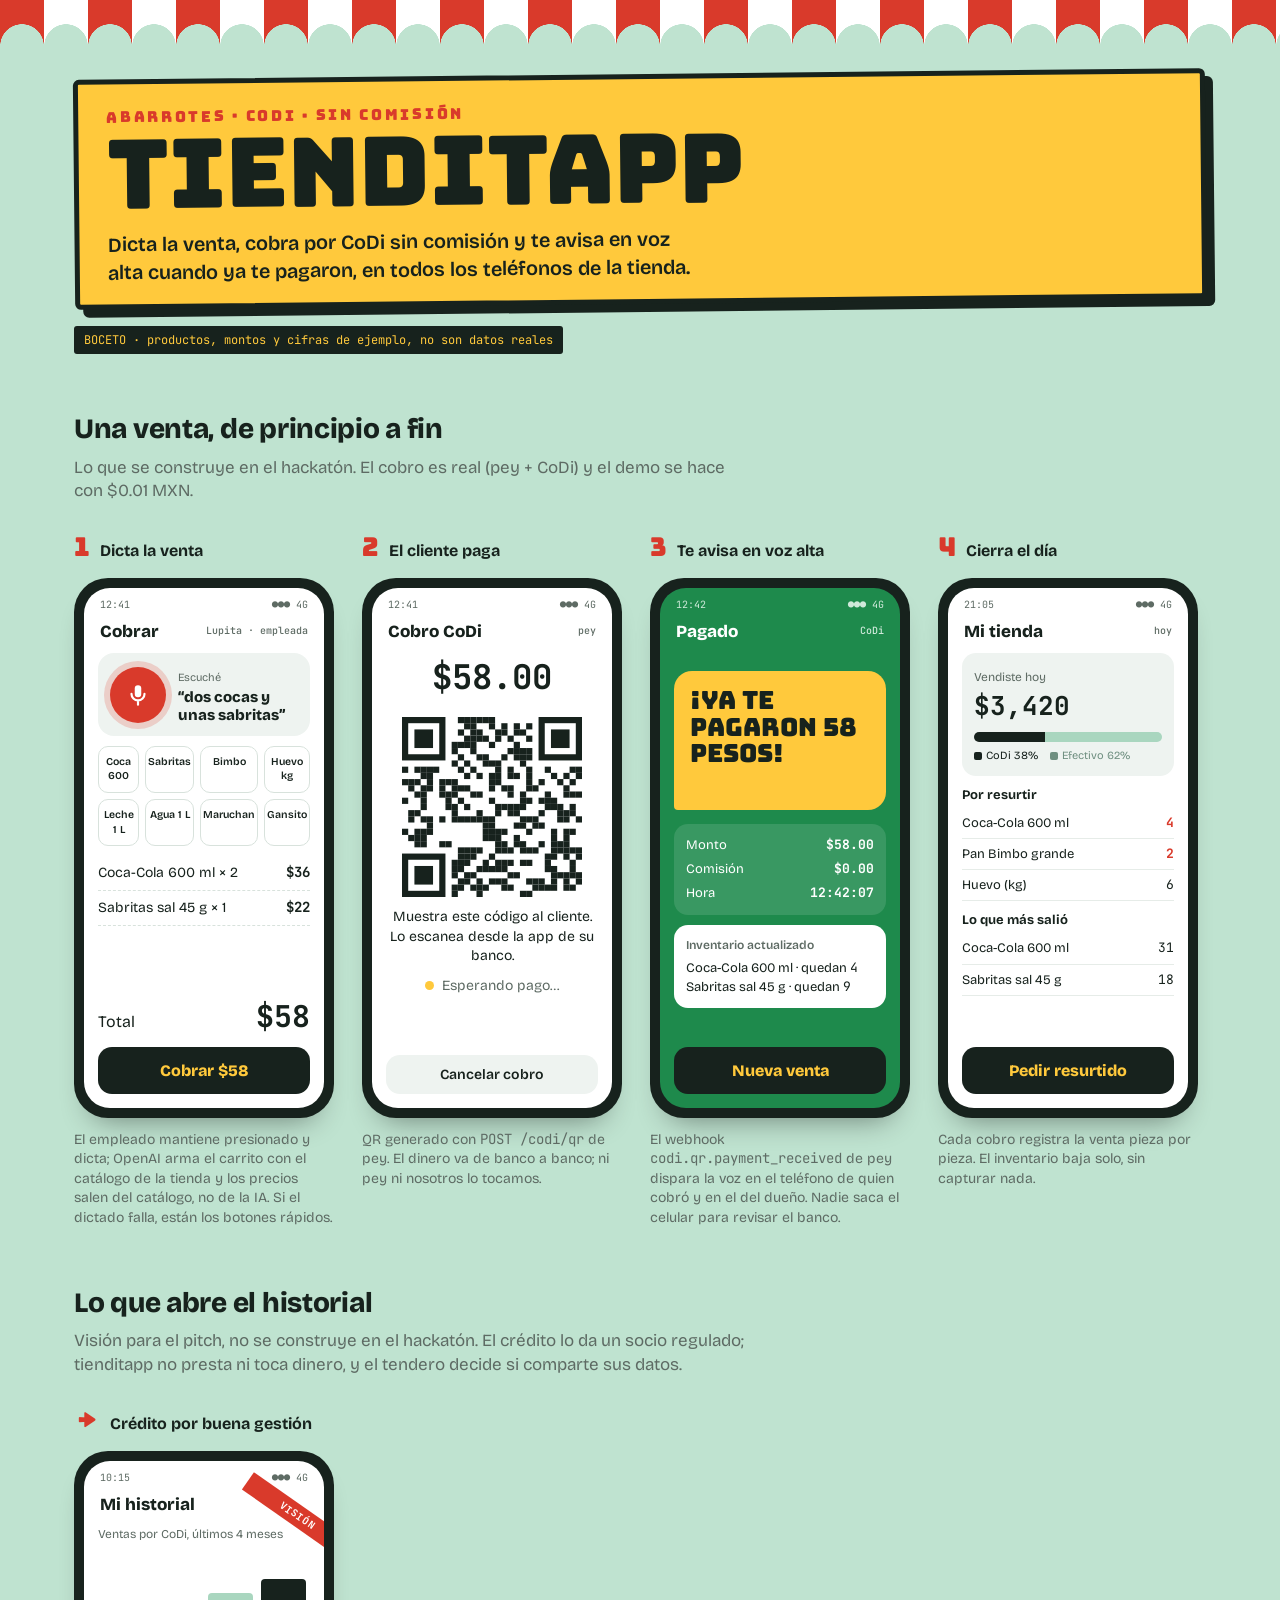
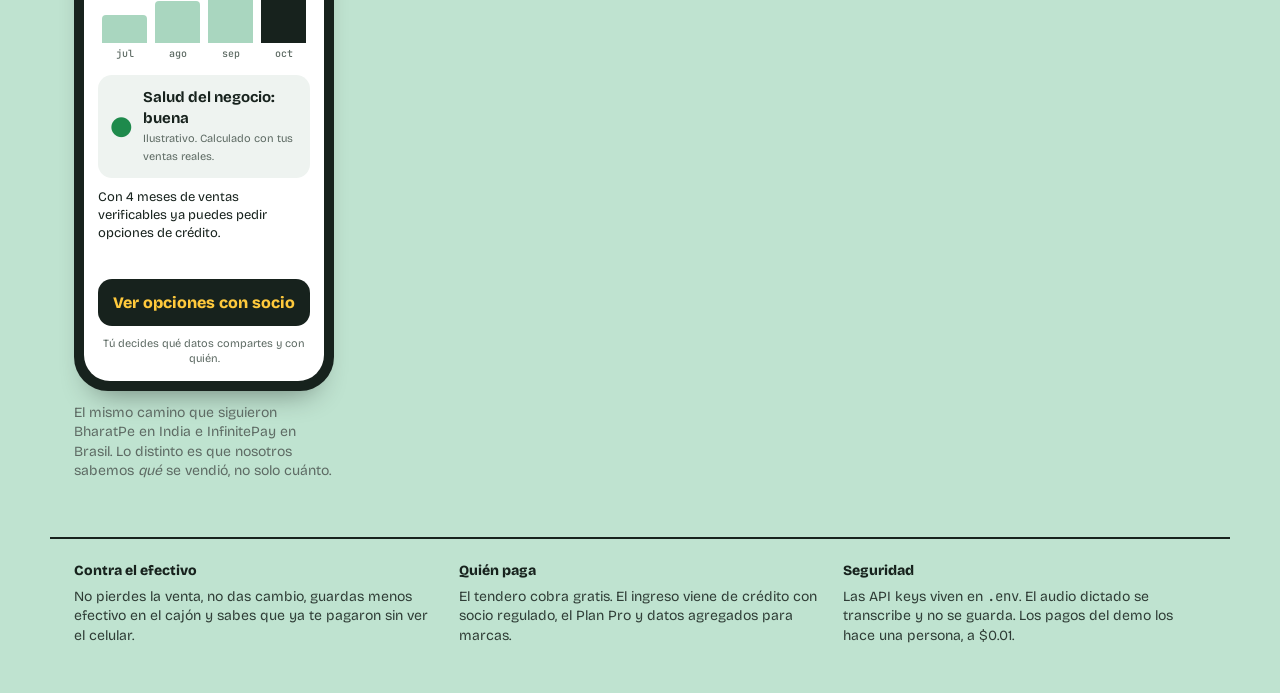
<file: docs/boceto-producto.html>
<!doctype html>
<html lang="es">
<head>
<meta charset="utf-8">
<meta name="viewport" content="width=device-width, initial-scale=1">
<title>tienditapp · boceto del producto</title>
<link rel="preconnect" href="https://fonts.googleapis.com">
<link rel="preconnect" href="https://fonts.gstatic.com" crossorigin>
<link href="https://fonts.googleapis.com/css2?family=Bungee&family=Bricolage+Grotesque:opsz,wght@12..96,400;12..96,600;12..96,800&family=JetBrains+Mono:wght@500;700&display=swap" rel="stylesheet">
<style>
  :root{
    --pared:#BFE3D0;   /* verde pistache de pared de tiendita */
    --pared-2:#A9D6BF;
    --tinta:#17221D;
    --rotulo:#FFC93C;  /* amarillo de rótulo pintado */
    --chile:#D93A2B;
    --hoja:#FFFFFF;
    --gris:#5E6B64;
    --ok:#1E8A4C;
    --display:"Bungee", "Arial Black", sans-serif;
    --body:"Bricolage Grotesque", system-ui, sans-serif;
    --mono:"JetBrains Mono", ui-monospace, monospace;
  }
  *{box-sizing:border-box;margin:0;padding:0}
  body{background:var(--pared);color:var(--tinta);font-family:var(--body);line-height:1.4}
  a:focus-visible,button:focus-visible{outline:3px solid var(--tinta);outline-offset:3px}

  /* ---------- Fachada: toldo + rótulo ---------- */
  .toldo{height:46px;background:repeating-linear-gradient(90deg,var(--chile) 0 44px,var(--hoja) 44px 88px);
    -webkit-mask:radial-gradient(22px at 22px 100%,#0000 98%,#000) 0 0/44px 100%;
            mask:radial-gradient(22px at 22px 100%,#0000 98%,#000) 0 0/44px 100%;}
  .fachada{max-width:1180px;margin:28px auto 0;padding:0 24px}
  .rotulo{background:var(--rotulo);border:5px solid var(--tinta);border-radius:6px;padding:22px 28px 18px;
    box-shadow:8px 8px 0 var(--tinta);transform:rotate(-0.6deg)}
  .rotulo small{font-family:var(--display);font-size:15px;letter-spacing:.18em;color:var(--chile)}
  .rotulo h1{font-family:var(--display);font-weight:400;font-size:clamp(44px,8vw,96px);line-height:.95;letter-spacing:-.01em}
  .rotulo p{font-size:clamp(16px,2vw,20px);font-weight:600;max-width:46ch;margin-top:10px}
  .aviso{display:inline-block;margin-top:22px;font-family:var(--mono);font-size:12px;background:var(--tinta);color:var(--rotulo);padding:6px 10px;border-radius:3px}

  /* ---------- Secciones ---------- */
  section{max-width:1180px;margin:56px auto 0;padding:0 24px}
  section h2{font-size:28px;font-weight:800;letter-spacing:-.01em}
  section > p.lead{color:var(--gris);font-size:17px;max-width:62ch;margin-top:6px}
  .fila{display:flex;gap:28px;flex-wrap:wrap;margin-top:26px;align-items:flex-start}

  .paso{width:260px}
  .paso .etq{display:flex;gap:10px;align-items:baseline;margin-bottom:12px}
  .paso .n{font-family:var(--display);font-size:26px;color:var(--chile)}
  .paso .etq b{font-size:16px}
  .paso .nota{font-size:14px;color:var(--gris);margin-top:12px}

  /* ---------- Teléfono ---------- */
  .tel{width:260px;height:540px;background:var(--tinta);border-radius:34px;padding:10px;box-shadow:0 18px 30px -18px #0007}
  .pant{background:var(--hoja);border-radius:26px;height:100%;overflow:hidden;display:flex;flex-direction:column;position:relative}
  .barra{display:flex;justify-content:space-between;font-family:var(--mono);font-size:10px;padding:10px 16px 4px;color:var(--gris)}
  .cab{padding:4px 16px 10px;font-weight:800;font-size:17px;display:flex;justify-content:space-between;align-items:center}
  .cab span{font-family:var(--mono);font-size:10px;font-weight:500;color:var(--gris)}
  .cuerpo{flex:1;padding:0 14px 14px;display:flex;flex-direction:column;gap:10px}
  .btn{display:block;width:100%;border:0;border-radius:14px;padding:14px;font:800 16px var(--body);cursor:pointer;text-align:center}
  .btn.prim{background:var(--tinta);color:var(--rotulo)}
  .btn.sec{background:#EEF3F0;color:var(--tinta);font-weight:600;font-size:14px;padding:11px}
  .mono{font-family:var(--mono)}

  /* 1 · dictado */
  .dictado{display:flex;gap:12px;align-items:center;background:#EEF3F0;border-radius:16px;padding:12px}
  .mic{flex:none;width:56px;height:56px;border-radius:50%;border:0;background:var(--chile);color:var(--hoja);display:grid;place-items:center;box-shadow:0 0 0 6px #d93a2b33;cursor:pointer}
  .dictado small{font-size:11px;color:var(--gris)}
  .dictado q{display:block;quotes:none;font-weight:800;font-size:15px;line-height:1.2}
  .rapidos{display:grid;grid-template-columns:repeat(4,1fr);gap:6px}
  .rapidos span{background:var(--hoja);border:1.5px solid #d8e2dc;border-radius:10px;font-size:10.5px;font-weight:600;text-align:center;padding:8px 2px}
  .linea{display:flex;justify-content:space-between;font-size:14px;padding:7px 0;border-bottom:1px dashed #d8e2dc}
  .linea .mono{font-weight:700}
  .total{display:flex;justify-content:space-between;align-items:baseline;margin-top:auto}
  .total b{font-family:var(--mono);font-size:30px}

  /* 2 · QR */
  .qr{width:180px;height:180px;margin:6px auto 0;display:block}
  .monto{text-align:center;font-family:var(--mono);font-size:34px;font-weight:700}
  .espera{display:flex;gap:8px;align-items:center;justify-content:center;font-size:14px;color:var(--gris)}
  .punto{width:9px;height:9px;border-radius:50%;background:var(--rotulo);animation:lat 1.2s infinite}
  @keyframes lat{50%{opacity:.25}}

  /* 3 · pagado + voz (firma) */
  .pagado .pant{background:var(--ok);color:var(--hoja)}
  .pagado .barra,.pagado .cab span{color:#cfe9da}
  .voz{margin:18px 14px 0;background:var(--rotulo);color:var(--tinta);border-radius:18px 18px 18px 4px;padding:16px 16px 14px;position:relative}
  .voz q{font-family:var(--display);font-size:25px;line-height:1.05;quotes:none;display:block}
  .ondas{display:flex;gap:3px;align-items:center;height:20px;margin-top:10px}
  .ondas span{width:4px;background:var(--tinta);border-radius:2px;animation:onda 1s infinite ease-in-out}
  .ondas span:nth-child(2n){animation-delay:.15s}.ondas span:nth-child(3n){animation-delay:.3s}
  @keyframes onda{0%,100%{height:5px}50%{height:20px}}
  .recibo{background:#ffffff1f;border-radius:14px;padding:12px;font-size:13px;display:grid;gap:6px}
  .recibo div{display:flex;justify-content:space-between}
  .stock{background:var(--hoja);color:var(--tinta);border-radius:14px;padding:12px;font-size:13px}
  .stock b{display:block;font-size:12px;color:var(--gris);font-weight:600;margin-bottom:6px}

  /* 4 · mi tienda */
  .kpi{background:#EEF3F0;border-radius:14px;padding:12px}
  .kpi small{color:var(--gris);font-size:12px}
  .kpi b{display:block;font-family:var(--mono);font-size:26px}
  .split{height:10px;border-radius:5px;overflow:hidden;display:flex;margin-top:8px}
  .split i{display:block}
  .leyenda{display:flex;gap:12px;font-size:11px;color:var(--gris);margin-top:6px}
  .leyenda span::before{content:"";display:inline-block;width:8px;height:8px;border-radius:2px;margin-right:4px;background:currentColor;vertical-align:middle}
  .resurtir{font-size:13px}
  .resurtir h4{font-size:13px;margin-bottom:4px}
  .resurtir div{display:flex;justify-content:space-between;padding:6px 0;border-bottom:1px solid #e6ece8}
  .bajo{color:var(--chile);font-weight:700}

  /* 5 · crédito (visión) */
  .vision-tag{position:absolute;top:44px;right:-34px;transform:rotate(35deg);background:var(--chile);color:var(--hoja);font:700 10px var(--mono);padding:4px 40px;letter-spacing:.08em}
  .barras{display:flex;gap:8px;align-items:flex-end;height:90px;padding:8px 4px 0}
  .barras div{flex:1;background:var(--pared-2);border-radius:4px 4px 0 0;position:relative}
  .barras div span{position:absolute;bottom:-17px;left:0;right:0;text-align:center;font:500 10px var(--mono);color:var(--gris)}
  .salud{display:flex;align-items:center;gap:10px;margin-top:22px;background:#EEF3F0;border-radius:14px;padding:12px;font-size:13px}
  .salud b{font-size:15px}
  .fino{font-size:11px;color:var(--gris)}

  /* ---------- Pie ---------- */
  .pie{max-width:1180px;margin:56px auto 0;padding:22px 24px 48px;border-top:2px solid var(--tinta);display:grid;grid-template-columns:repeat(auto-fit,minmax(240px,1fr));gap:22px;font-size:14px}
  .pie h3{font-size:14px;font-weight:800;margin-bottom:6px}
  .pie p{color:#2f3d36}

  @media (prefers-reduced-motion:reduce){.punto,.ondas span{animation:none}}
  @media (max-width:600px){.fila{justify-content:center}}
</style>
</head>
<body>
<div class="toldo" aria-hidden="true"></div>

<header class="fachada">
  <div class="rotulo">
    <small>Abarrotes · CoDi · sin comisión</small>
    <h1>tienditapp</h1>
    <p>Dicta la venta, cobra por CoDi sin comisión y te avisa en voz alta cuando ya te pagaron, en todos los teléfonos de la tienda.</p>
  </div>
  <span class="aviso">BOCETO · productos, montos y cifras de ejemplo, no son datos reales</span>
</header>

<section aria-labelledby="venta">
  <h2 id="venta">Una venta, de principio a fin</h2>
  <p class="lead">Lo que se construye en el hackatón. El cobro es real (pey + CoDi) y el demo se hace con $0.01 MXN.</p>

  <div class="fila">
    <!-- 1 -->
    <article class="paso">
      <div class="etq"><span class="n">1</span><b>Dicta la venta</b></div>
      <div class="tel"><div class="pant">
        <div class="barra"><span>12:41</span><span>●●● 4G</span></div>
        <div class="cab">Cobrar <span>Lupita · empleada</span></div>
        <div class="cuerpo">
          <div class="dictado">
            <button class="mic" aria-label="Mantén presionado para dictar"><svg viewBox="0 0 24 24" width="26" height="26" aria-hidden="true"><rect x="9" y="3" width="6" height="11" rx="3" fill="currentColor"/><path d="M6 11a6 6 0 0 0 12 0M12 17v4" stroke="currentColor" stroke-width="2" fill="none" stroke-linecap="round"/></svg></button>
            <div><small>Escuché</small><q>“dos cocas y unas sabritas”</q></div>
          </div>
          <div class="rapidos" aria-label="Productos rápidos">
            <span>Coca 600</span><span>Sabritas</span><span>Bimbo</span><span>Huevo kg</span>
            <span>Leche 1 L</span><span>Agua 1 L</span><span>Maruchan</span><span>Gansito</span>
          </div>
          <div>
            <div class="linea"><span>Coca-Cola 600 ml × 2</span><span class="mono">$36</span></div>
            <div class="linea"><span>Sabritas sal 45 g × 1</span><span class="mono">$22</span></div>
          </div>
          <div class="total"><span>Total</span><b>$58</b></div>
          <button class="btn prim">Cobrar $58</button>
        </div>
      </div></div>
      <p class="nota">El empleado mantiene presionado y dicta; OpenAI arma el carrito con el catálogo de la tienda y los precios salen del catálogo, no de la IA. Si el dictado falla, están los botones rápidos.</p>
    </article>

    <!-- 2 -->
    <article class="paso">
      <div class="etq"><span class="n">2</span><b>El cliente paga</b></div>
      <div class="tel"><div class="pant">
        <div class="barra"><span>12:41</span><span>●●● 4G</span></div>
        <div class="cab">Cobro CoDi <span>pey</span></div>
        <div class="cuerpo">
          <div class="monto">$58.00</div>
          <svg class="qr" id="qr" viewBox="0 0 29 29" role="img" aria-label="Código QR de cobro (ilustrativo)"></svg>
          <p style="text-align:center;font-size:14px">Muestra este código al cliente. Lo escanea desde la app de su banco.</p>
          <div class="espera"><span class="punto"></span>Esperando pago…</div>
          <button class="btn sec" style="margin-top:auto">Cancelar cobro</button>
        </div>
      </div></div>
      <p class="nota">QR generado con <span class="mono">POST /codi/qr</span> de pey. El dinero va de banco a banco; ni pey ni nosotros lo tocamos.</p>
    </article>

    <!-- 3 -->
    <article class="paso pagado">
      <div class="etq"><span class="n">3</span><b>Te avisa en voz alta</b></div>
      <div class="tel"><div class="pant">
        <div class="barra"><span>12:42</span><span>●●● 4G</span></div>
        <div class="cab">Pagado <span>CoDi</span></div>
        <div class="voz" aria-live="polite">
          <q>¡Ya te pagaron 58 pesos!</q>
          <div class="ondas" aria-hidden="true"><span></span><span></span><span></span><span></span><span></span><span></span><span></span><span></span><span></span><span></span><span></span><span></span></div>
        </div>
        <div class="cuerpo" style="margin-top:14px">
          <div class="recibo">
            <div><span>Monto</span><b class="mono">$58.00</b></div>
            <div><span>Comisión</span><b class="mono">$0.00</b></div>
            <div><span>Hora</span><b class="mono">12:42:07</b></div>
          </div>
          <div class="stock">
            <b>Inventario actualizado</b>
            Coca-Cola 600 ml · quedan <span class="mono">4</span><br>
            Sabritas sal 45 g · quedan <span class="mono">9</span>
          </div>
          <button class="btn prim" style="margin-top:auto">Nueva venta</button>
        </div>
      </div></div>
      <p class="nota">El webhook <span class="mono">codi.qr.payment_received</span> de pey dispara la voz en el teléfono de quien cobró y en el del dueño. Nadie saca el celular para revisar el banco.</p>
    </article>

    <!-- 4 -->
    <article class="paso">
      <div class="etq"><span class="n">4</span><b>Cierra el día</b></div>
      <div class="tel"><div class="pant">
        <div class="barra"><span>21:05</span><span>●●● 4G</span></div>
        <div class="cab">Mi tienda <span>hoy</span></div>
        <div class="cuerpo">
          <div class="kpi"><small>Vendiste hoy</small><b>$3,420</b>
            <div class="split"><i style="width:38%;background:var(--tinta)"></i><i style="width:62%;background:var(--pared-2)"></i></div>
            <div class="leyenda"><span style="color:var(--tinta)">CoDi 38%</span><span style="color:#6f8f80">Efectivo 62%</span></div>
          </div>
          <div class="resurtir">
            <h4>Por resurtir</h4>
            <div><span>Coca-Cola 600 ml</span><span class="bajo mono">4</span></div>
            <div><span>Pan Bimbo grande</span><span class="bajo mono">2</span></div>
            <div><span>Huevo (kg)</span><span class="mono">6</span></div>
          </div>
          <div class="resurtir">
            <h4>Lo que más salió</h4>
            <div><span>Coca-Cola 600 ml</span><span class="mono">31</span></div>
            <div><span>Sabritas sal 45 g</span><span class="mono">18</span></div>
          </div>
          <button class="btn prim" style="margin-top:auto">Pedir resurtido</button>
        </div>
      </div></div>
      <p class="nota">Cada cobro registra la venta pieza por pieza. El inventario baja solo, sin capturar nada.</p>
    </article>
  </div>
</section>

<section aria-labelledby="futuro">
  <h2 id="futuro">Lo que abre el historial</h2>
  <p class="lead">Visión para el pitch, no se construye en el hackatón. El crédito lo da un socio regulado; tienditapp no presta ni toca dinero, y el tendero decide si comparte sus datos.</p>
  <div class="fila">
    <article class="paso">
      <div class="etq"><span class="n" aria-hidden="true">→</span><b>Crédito por buena gestión</b></div>
      <div class="tel"><div class="pant">
        <span class="vision-tag">VISIÓN</span>
        <div class="barra"><span>10:15</span><span>●●● 4G</span></div>
        <div class="cab">Mi historial</div>
        <div class="cuerpo">
          <small style="color:var(--gris);font-size:12px">Ventas por CoDi, últimos 4 meses</small>
          <div class="barras">
            <div style="height:35%"><span>jul</span></div>
            <div style="height:52%"><span>ago</span></div>
            <div style="height:61%"><span>sep</span></div>
            <div style="height:78%;background:var(--tinta)"><span>oct</span></div>
          </div>
          <div class="salud"><span style="font-size:26px;color:var(--ok)" aria-hidden="true">●</span><div><b>Salud del negocio: buena</b><br><span class="fino">Ilustrativo. Calculado con tus ventas reales.</span></div></div>
          <p style="font-size:13px">Con 4 meses de ventas verificables ya puedes pedir opciones de crédito.</p>
          <button class="btn prim" style="margin-top:auto">Ver opciones con socio</button>
          <p class="fino" style="text-align:center">Tú decides qué datos compartes y con quién.</p>
        </div>
      </div></div>
      <p class="nota">El mismo camino que siguieron BharatPe en India e InfinitePay en Brasil. Lo distinto es que nosotros sabemos <em>qué</em> se vendió, no solo cuánto.</p>
    </article>
  </div>
</section>

<footer class="pie">
  <div><h3>Contra el efectivo</h3><p>No pierdes la venta, no das cambio, guardas menos efectivo en el cajón y sabes que ya te pagaron sin ver el celular.</p></div>
  <div><h3>Quién paga</h3><p>El tendero cobra gratis. El ingreso viene de crédito con socio regulado, el Plan Pro y datos agregados para marcas.</p></div>
  <div><h3>Seguridad</h3><p>Las API keys viven en <span class="mono">.env</span>. El audio dictado se transcribe y no se guarda. Los pagos del demo los hace una persona, a $0.01.</p></div>
</footer>

<script>
// QR ilustrativo: patrón determinista con los tres cuadros de esquina. No es un código escaneable.
(function(){
  const s=document.getElementById('qr'),N=29,ns='http://www.w3.org/2000/svg';
  let seed=58;const r=()=>(seed=(seed*16807)%2147483647)/2147483647;
  const add=(x,y,w,h,f)=>{const e=document.createElementNS(ns,'rect');e.setAttribute('x',x);e.setAttribute('y',y);e.setAttribute('width',w);e.setAttribute('height',h);e.setAttribute('fill',f);s.appendChild(e)};
  add(0,0,N,N,'#fff');
  const finder=(x,y)=>{add(x,y,7,7,'#17221D');add(x+1,y+1,5,5,'#fff');add(x+2,y+2,3,3,'#17221D')};
  const enFinder=(x,y)=>(x<8&&y<8)||(x>N-9&&y<8)||(x<8&&y>N-9);
  for(let y=0;y<N;y++)for(let x=0;x<N;x++){if(!enFinder(x,y)&&r()>.52)add(x,y,1,1,'#17221D')}
  finder(0,0);finder(N-7,0);finder(0,N-7);
})();
</script>
</body>
</html>
</file>
